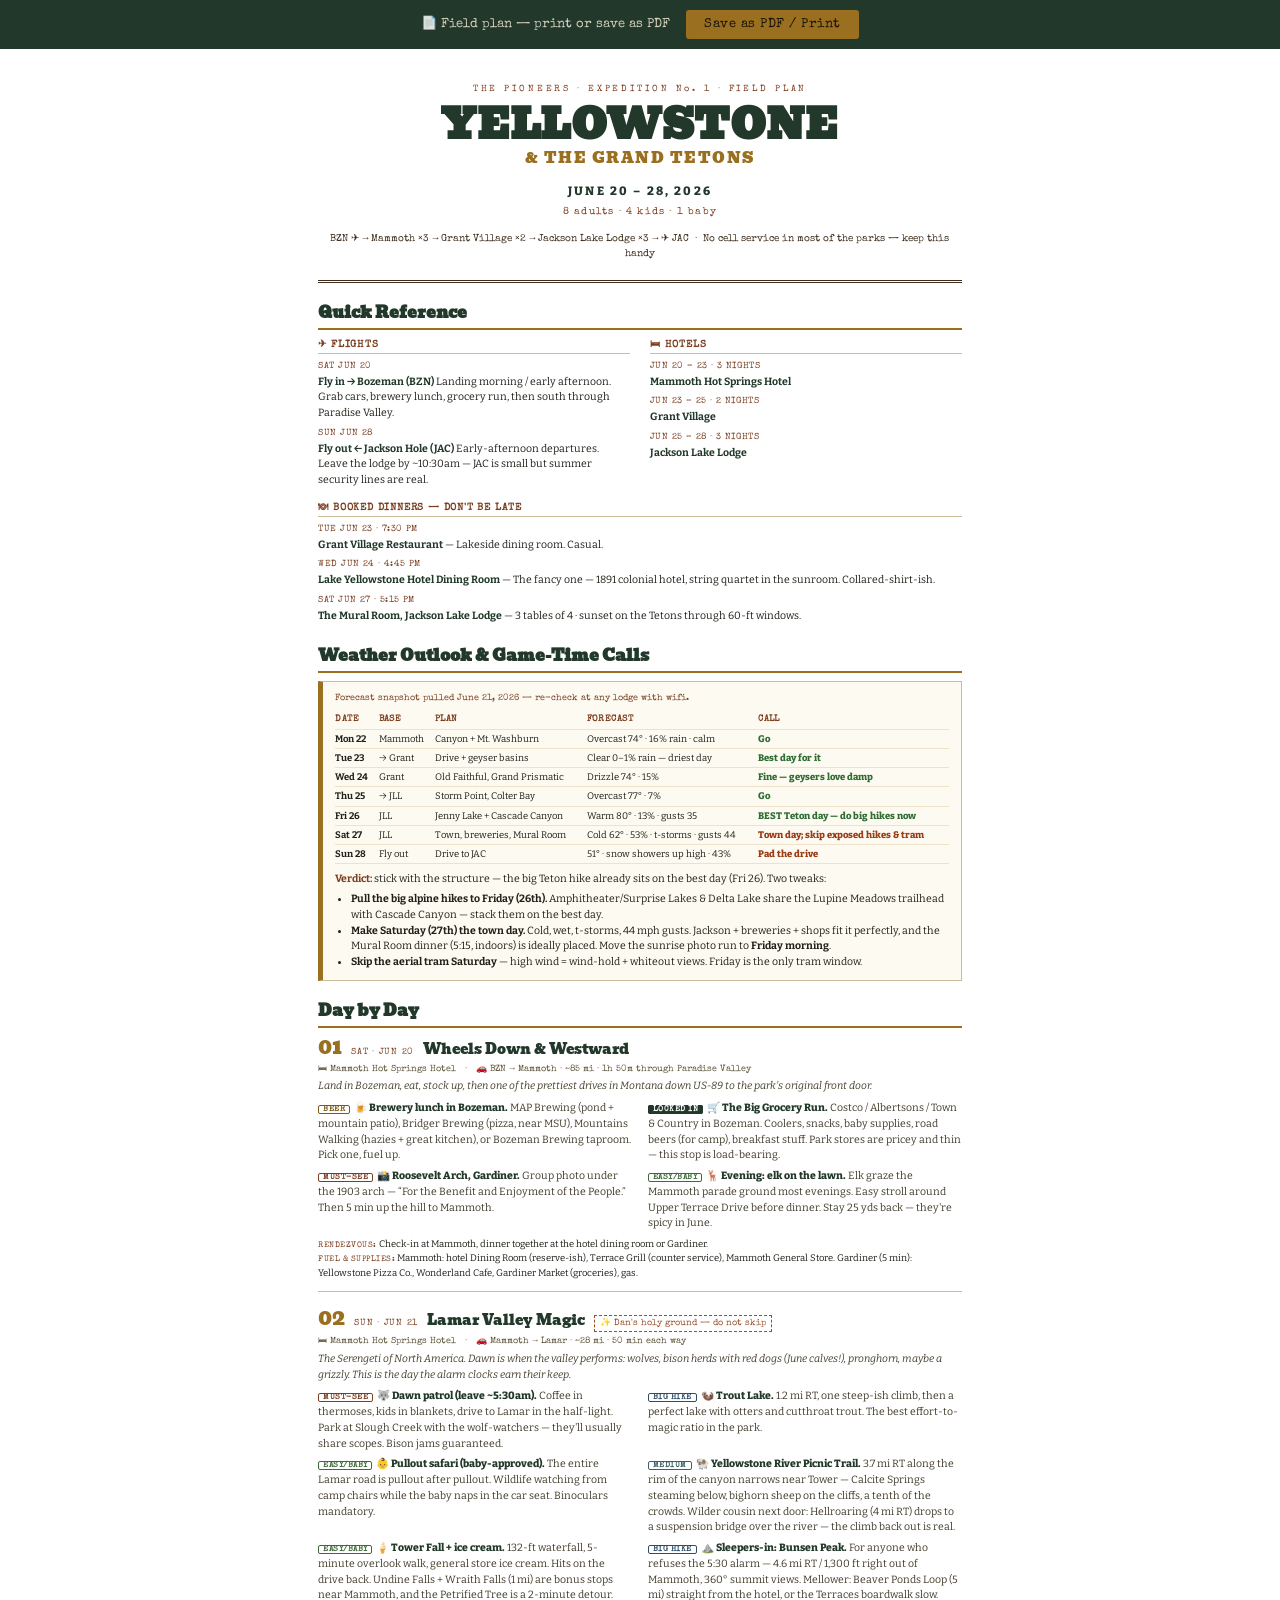
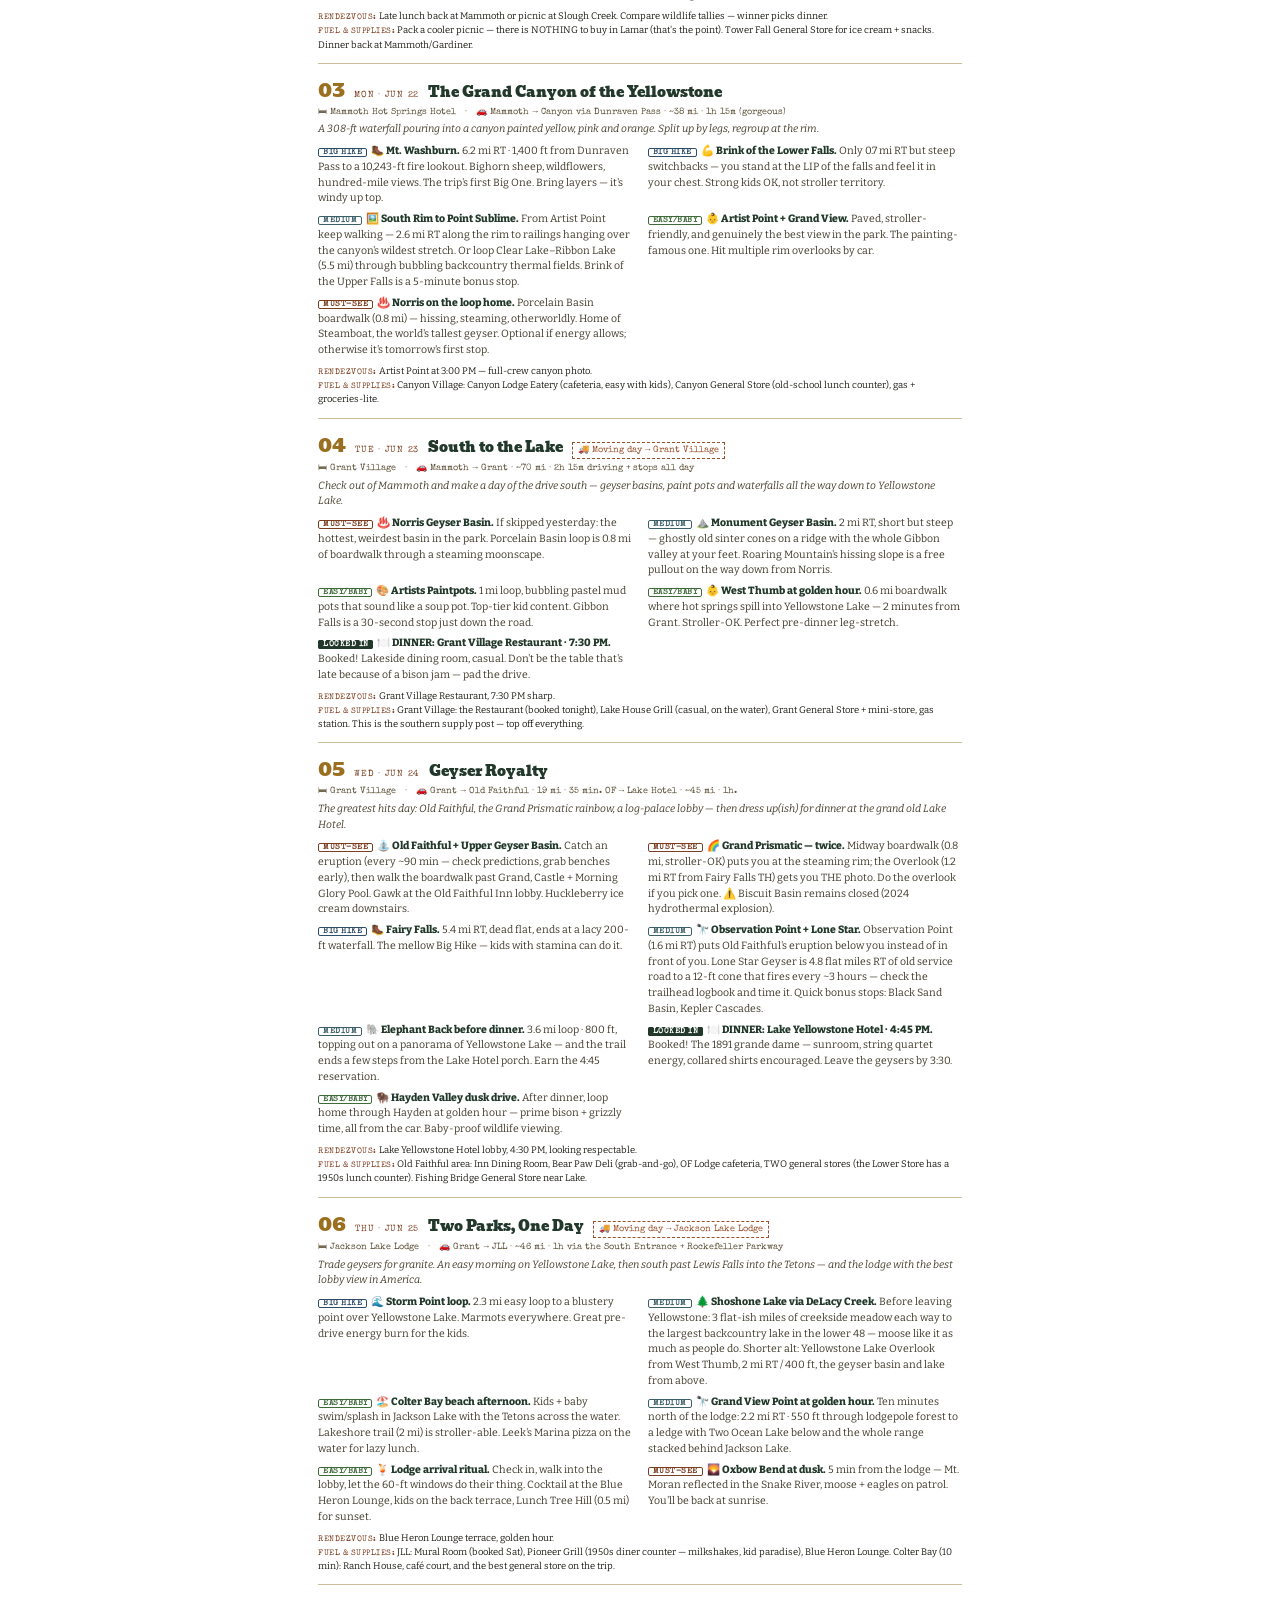
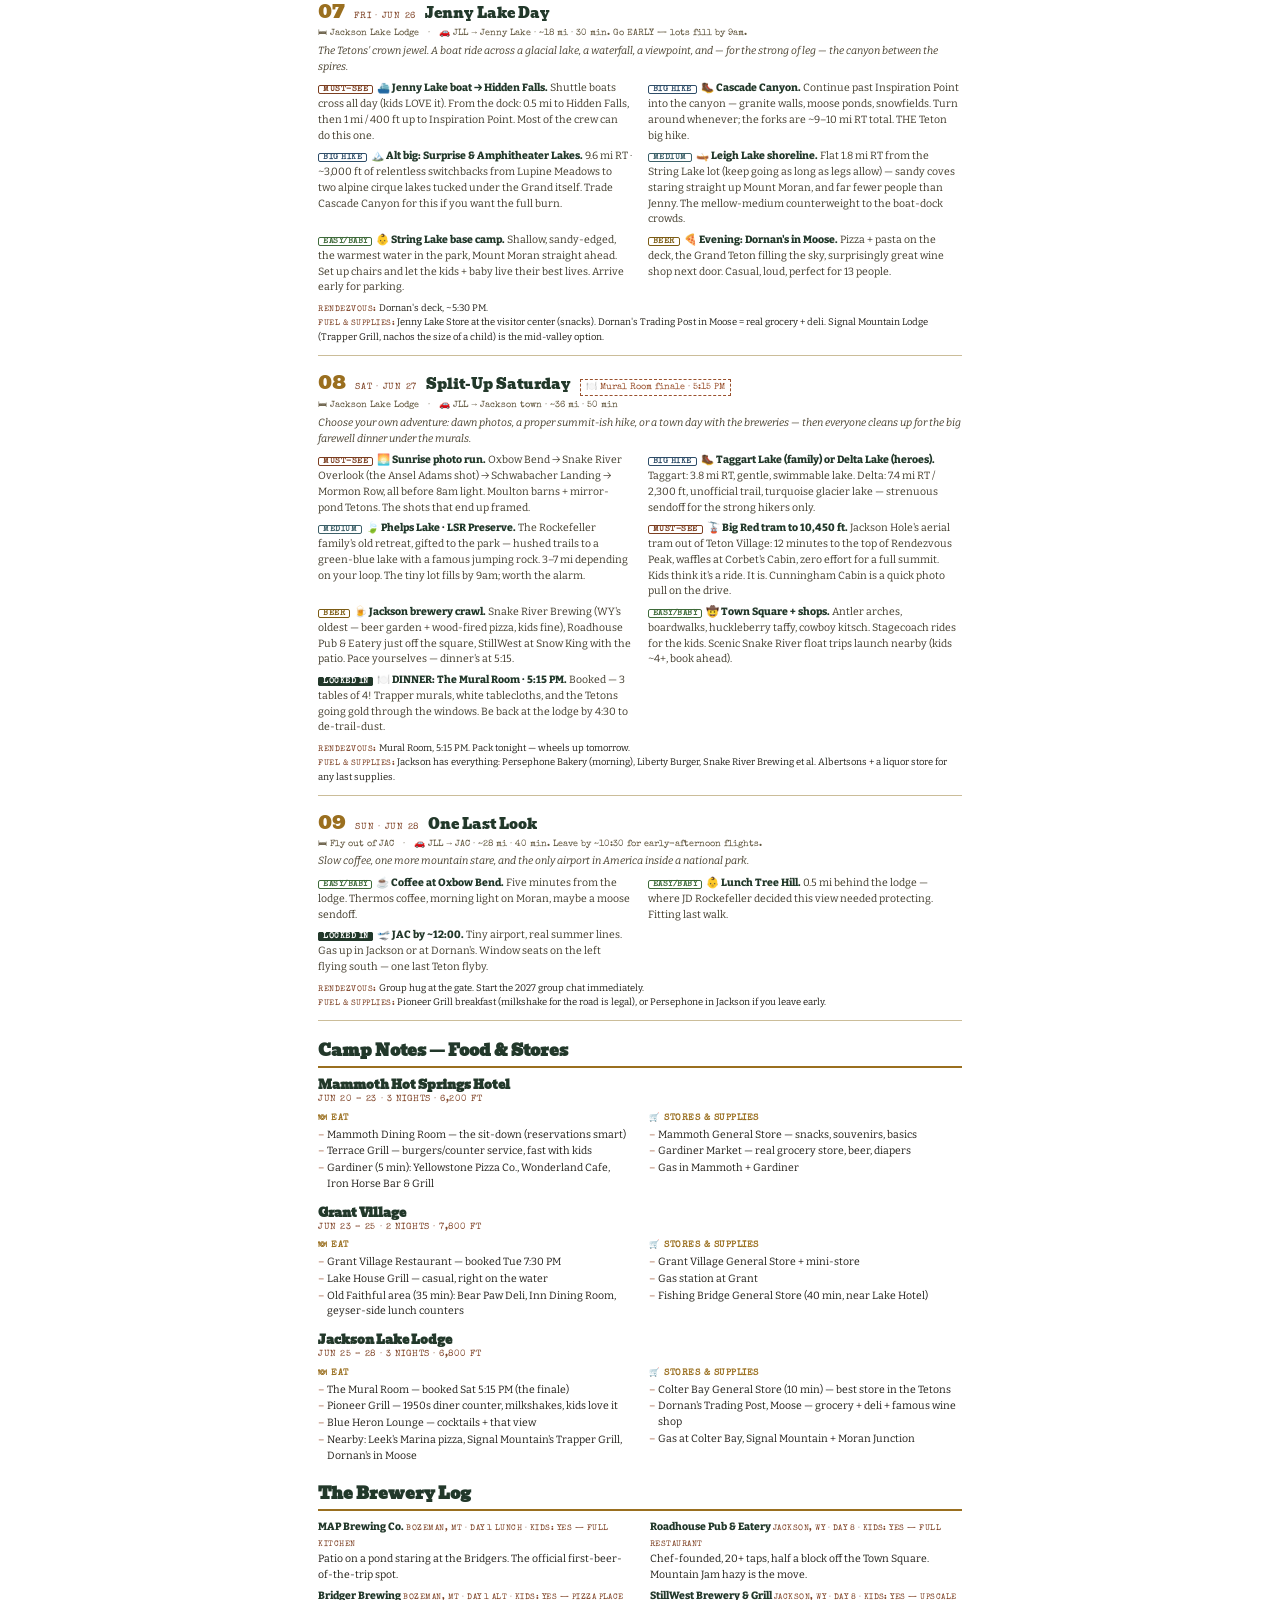
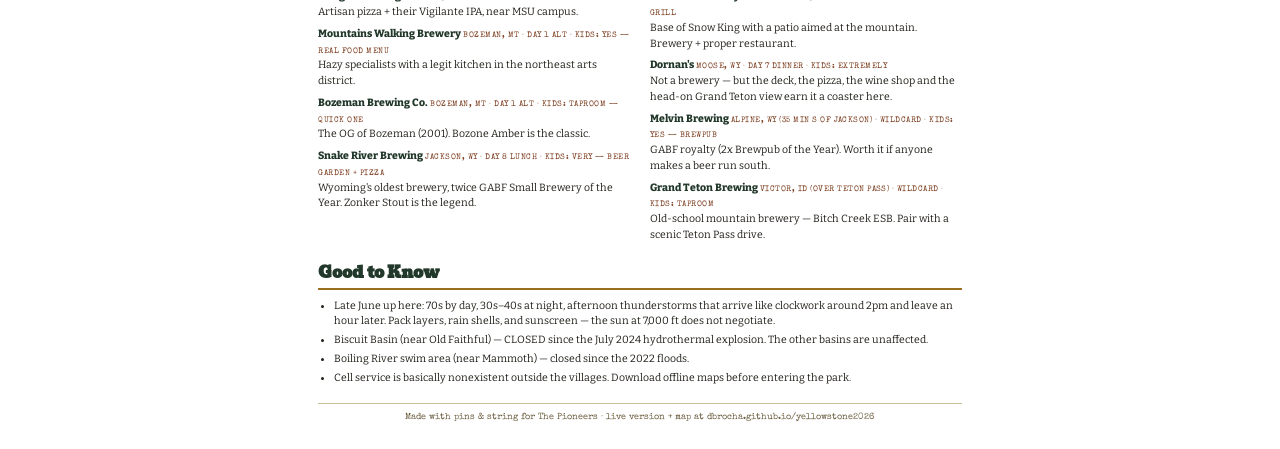
<file: print.html>
<!DOCTYPE html>
<html lang="en">
<head>
  <meta charset="UTF-8">
  <meta name="viewport" content="width=device-width, initial-scale=1.0">
  <title>Yellowstone 2026 — The Pioneers · Field Plan</title>
  <link rel="icon" href="data:image/svg+xml,<svg xmlns=%22http://www.w3.org/2000/svg%22 viewBox=%220 0 100 100%22><text y=%22.9em%22 font-size=%2290%22>🏔️</text></svg>">
  <link rel="preconnect" href="https://fonts.googleapis.com">
  <link rel="preconnect" href="https://fonts.gstatic.com" crossorigin>
  <link href="https://fonts.googleapis.com/css2?family=Bevan&family=Special+Elite&family=Bitter:ital,wght@0,400;0,600;0,800;1,400&display=swap" rel="stylesheet">
  <style>
    :root{
      --evergreen:#22382a; --evergreen-deep:#16261c; --moss:#41573d;
      --timber:#3e2c1a; --timber-mid:#5a4127; --amber:#9a6f1f; --ember:#99502c; --ember-deep:#7c3e20;
      --ink:#23201a; --rule:#cbbd99; --paper:#fffdf7;
      --font-display:"Bevan",Georgia,serif; --font-type:"Special Elite","Courier New",monospace; --font-body:"Bitter",Georgia,serif;
    }
    *{margin:0;padding:0;box-sizing:border-box;}
    body{font-family:var(--font-body);color:var(--ink);background:#fff;font-size:10.5px;line-height:1.5;}

    /* screen-only download bar */
    .toolbar{position:sticky;top:0;z-index:10;background:var(--evergreen);color:#f1e9d4;
      display:flex;gap:16px;align-items:center;justify-content:center;padding:10px 16px;
      font-family:var(--font-type);font-size:13px;}
    .toolbar button{font-family:var(--font-type);font-size:13px;background:var(--amber);color:#1c150a;
      border:none;padding:8px 18px;border-radius:3px;cursor:pointer;letter-spacing:.04em;}
    .toolbar span{opacity:.85;}

    .page{max-width:7.3in;margin:0 auto;padding:0 .3in;}

    /* cover */
    .cover{text-align:center;padding:34px 0 18px;border-bottom:3px double var(--timber);margin-bottom:18px;}
    .cover .kick{font-family:var(--font-type);letter-spacing:.32em;font-size:9px;color:var(--ember-deep);}
    .cover h1{font-family:var(--font-display);font-size:42px;color:var(--evergreen);line-height:1.02;margin:6px 0 2px;letter-spacing:.01em;}
    .cover .sub{font-family:var(--font-display);font-size:15px;color:var(--amber);letter-spacing:.1em;}
    .cover .dates{font-weight:800;letter-spacing:.18em;margin-top:12px;font-size:12px;color:var(--evergreen);}
    .cover .crew{font-family:var(--font-type);letter-spacing:.12em;font-size:10px;color:var(--ember-deep);margin-top:5px;}
    .cover .route{font-family:var(--font-type);font-size:10px;margin-top:12px;color:var(--timber);}

    h2.sec{font-family:var(--font-display);font-size:16px;color:var(--evergreen);margin:0 0 8px;
      border-bottom:2px solid var(--amber);padding-bottom:3px;}
    .sec-wrap{margin-bottom:18px;}

    /* quick reference grid */
    .qref{display:grid;grid-template-columns:1fr 1fr;gap:10px 20px;}
    .qref .blk{break-inside:avoid;}
    .qref h3{font-family:var(--font-type);font-size:10px;letter-spacing:.08em;text-transform:uppercase;color:var(--ember-deep);margin-bottom:3px;border-bottom:1px solid var(--rule);}
    .qref ul{list-style:none;}
    .qref li{margin:3px 0;}
    .qref .when{font-family:var(--font-type);font-size:8.5px;letter-spacing:.05em;text-transform:uppercase;color:var(--ember-deep);}
    .qref strong{color:var(--evergreen);}

    /* weather callout */
    .wx{border:1.5px solid var(--rule);border-left:5px solid var(--amber);padding:10px 12px;background:#fdfaf1;break-inside:avoid;}
    .wx table{width:100%;border-collapse:collapse;margin:6px 0;font-size:9.5px;}
    .wx th,.wx td{text-align:left;padding:2px 6px 2px 0;border-bottom:1px solid #eee3c8;vertical-align:top;}
    .wx th{font-family:var(--font-type);font-size:8.5px;text-transform:uppercase;letter-spacing:.05em;color:var(--ember-deep);}
    .wx .verdict{margin-top:7px;}
    .wx .verdict b{color:var(--ember-deep);}
    .flag{font-weight:800;}
    .flag.go{color:#2f6d33;} .flag.warn{color:#9a3b14;}

    /* day blocks */
    .day{break-inside:avoid;margin-bottom:15px;padding-bottom:11px;border-bottom:1px solid var(--rule);}
    .day-head{display:flex;align-items:baseline;gap:9px;flex-wrap:wrap;}
    .day-num{font-family:var(--font-display);font-size:21px;color:var(--amber);line-height:1;}
    .day-date{font-family:var(--font-type);font-size:9px;letter-spacing:.08em;text-transform:uppercase;color:var(--ember-deep);}
    .day-title{font-family:var(--font-display);font-size:14px;color:var(--evergreen);}
    .day-special{font-family:var(--font-type);font-size:9px;color:var(--ember);border:1px dashed var(--ember);padding:1px 5px;}
    .day-meta{font-family:var(--font-type);font-size:9px;color:#5e533a;margin:3px 0 2px;}
    .day-blurb{font-style:italic;color:#4a4230;margin-bottom:6px;}
    .opts{display:grid;grid-template-columns:1fr 1fr;gap:5px 16px;}
    .opt{break-inside:avoid;padding-left:0;}
    .opt .tag{font-family:var(--font-type);font-size:7.5px;font-weight:700;letter-spacing:.06em;text-transform:uppercase;
      border:1px solid;border-radius:2px;padding:0 4px;margin-right:4px;white-space:nowrap;}
    .tag.hike{color:#2e4d68;border-color:#2e4d68;}
    .tag.medium{color:#3c6068;border-color:#3c6068;}
    .tag.easy{color:#3f6b3a;border-color:#3f6b3a;}
    .tag.mustsee{color:var(--ember-deep);border-color:var(--ember-deep);}
    .tag.brewery{color:#7c5c14;border-color:#7c5c14;}
    .tag.musthave{color:#fff;background:var(--evergreen);border-color:var(--evergreen);}
    .opt .ti{font-weight:800;color:var(--evergreen);}
    .opt .bo{color:#423c2c;}
    .day-foot{margin-top:6px;font-size:9.5px;}
    .day-foot .lbl{font-family:var(--font-type);font-size:8px;letter-spacing:.06em;text-transform:uppercase;color:var(--ember-deep);}

    /* camp + beer compact */
    .base{break-inside:avoid;margin-bottom:11px;}
    .base h3{font-family:var(--font-display);font-size:12px;color:var(--evergreen);}
    .base .nights{font-family:var(--font-type);font-size:8.5px;letter-spacing:.06em;text-transform:uppercase;color:var(--ember-deep);}
    .base .cols{display:grid;grid-template-columns:1fr 1fr;gap:2px 18px;margin-top:3px;}
    .base h4{font-family:var(--font-type);font-size:8.5px;letter-spacing:.06em;text-transform:uppercase;color:var(--amber);margin-top:3px;}
    .base ul{list-style:none;}
    .base li{margin:1px 0;padding-left:9px;position:relative;}
    .base li::before{content:"–";position:absolute;left:0;color:var(--ember);}

    .beer{columns:2;column-gap:20px;}
    .beer .b{break-inside:avoid;margin-bottom:6px;}
    .beer .bn{font-weight:800;color:var(--evergreen);}
    .beer .bt{font-family:var(--font-type);font-size:8px;letter-spacing:.06em;text-transform:uppercase;color:var(--ember-deep);}

    .notes li{margin:3px 0;}
    .footer{text-align:center;font-family:var(--font-type);font-size:8.5px;color:#6b5d3f;margin:14px 0 24px;padding-top:8px;border-top:1px solid var(--rule);}

    @media print{
      .toolbar{display:none;}
      body{font-size:10px;}
      .page{max-width:none;padding:0;}
      .page-break{break-before:page;}
      a{color:inherit;text-decoration:none;}
    }
    @page{margin:0.5in 0.55in;}
  </style>
</head>
<body>
  <div class="toolbar">
    <span>📄 Field plan — print or save as PDF</span>
    <button onclick="window.print()">Save as PDF / Print</button>
  </div>

  <div class="page" id="doc"></div>

  <script src="js/trip-data.js"></script>
  <script>
    const TIER = { hike:"Big Hike", medium:"Medium", easy:"Easy/Baby", mustsee:"Must-See", brewery:"Beer", musthave:"Locked In" };

    // weather snapshot (pulled June 21, 2026 from Open-Meteo) + game-time advice
    const WX = {
      pulled: "June 21, 2026",
      rows: [
        ["Mon 22","Mammoth","Canyon + Mt. Washburn","Overcast 74° · 16% rain · calm","go","Go"],
        ["Tue 23","→ Grant","Drive + geyser basins","Clear 0–1% rain — driest day","go","Best day for it"],
        ["Wed 24","Grant","Old Faithful, Grand Prismatic","Drizzle 74° · 15%","go","Fine — geysers love damp"],
        ["Thu 25","→ JLL","Storm Point, Colter Bay","Overcast 77° · 7%","go","Go"],
        ["Fri 26","JLL","Jenny Lake + Cascade Canyon","Warm 80° · 13% · gusts 35","go","BEST Teton day — do big hikes now"],
        ["Sat 27","JLL","Town, breweries, Mural Room","Cold 62° · 53% · t-storms · gusts 44","warn","Town day; skip exposed hikes & tram"],
        ["Sun 28","Fly out","Drive to JAC","51° · snow showers up high · 43%","warn","Pad the drive"],
      ],
      advice: [
        "<b>Pull the big alpine hikes to Friday (26th).</b> Amphitheater/Surprise Lakes & Delta Lake share the Lupine Meadows trailhead with Cascade Canyon — stack them on the best day.",
        "<b>Make Saturday (27th) the town day.</b> Cold, wet, t-storms, 44 mph gusts. Jackson + breweries + shops fit it perfectly, and the Mural Room dinner (5:15, indoors) is ideally placed. Move the sunrise photo run to <b>Friday morning</b>.",
        "<b>Skip the aerial tram Saturday</b> — high wind = wind-hold + whiteout views. Friday is the only tram window.",
      ]
    };

    function el(html){ const d=document.createElement('div'); d.innerHTML=html.trim(); return d.firstChild; }

    function render(){
      const doc = document.getElementById('doc');
      const m = TRIP.meta;

      // COVER
      doc.appendChild(el(`<div class="cover">
        <div class="kick">THE PIONEERS · EXPEDITION No. 1 · FIELD PLAN</div>
        <h1>YELLOWSTONE</h1>
        <div class="sub">&amp; THE GRAND TETONS</div>
        <div class="dates">${m.dates.toUpperCase()}</div>
        <div class="crew">${m.crew}</div>
        <div class="route">BZN ✈ → Mammoth ×3 → Grant Village ×2 → Jackson Lake Lodge ×3 → ✈ JAC &nbsp;·&nbsp; No cell service in most of the parks — keep this handy</div>
      </div>`));

      // QUICK REFERENCE
      const hotels = TRIP.bases.map(b=>`<li><span class="when">${b.nights}</span><br><strong>${b.name}</strong></li>`).join("");
      const flights = m.flights.map(f=>`<li><span class="when">${f.date}</span><br><strong>${f.what}</strong> ${f.detail}</li>`).join("");
      const dinners = m.dinners.map(d=>`<li><span class="when">${d.date}</span><br><strong>${d.where}</strong> — ${d.note}</li>`).join("");
      doc.appendChild(el(`<div class="sec-wrap"><h2 class="sec">Quick Reference</h2>
        <div class="qref">
          <div class="blk"><h3>✈ Flights</h3><ul>${flights}</ul></div>
          <div class="blk"><h3>🛏 Hotels</h3><ul>${hotels}</ul></div>
          <div class="blk" style="grid-column:1/-1"><h3>🍽 Booked Dinners — don't be late</h3><ul>${dinners}</ul></div>
        </div></div>`));

      // WEATHER
      const wxRows = WX.rows.map(r=>`<tr><td><b>${r[0]}</b></td><td>${r[1]}</td><td>${r[2]}</td><td>${r[3]}</td><td class="flag ${r[4]}">${r[5]}</td></tr>`).join("");
      const wxAdvice = WX.advice.map(a=>`<li>${a}</li>`).join("");
      doc.appendChild(el(`<div class="sec-wrap"><h2 class="sec">Weather Outlook &amp; Game-Time Calls</h2>
        <div class="wx">
          <div style="font-family:var(--font-type);font-size:9px;color:var(--ember-deep)">Forecast snapshot pulled ${WX.pulled} — re-check at any lodge with wifi.</div>
          <table><tr><th>Date</th><th>Base</th><th>Plan</th><th>Forecast</th><th>Call</th></tr>${wxRows}</table>
          <div class="verdict"><b>Verdict:</b> stick with the structure — the big Teton hike already sits on the best day (Fri 26). Two tweaks:</div>
          <ul style="margin:4px 0 0 16px">${wxAdvice}</ul>
        </div></div>`));

      // DAYS
      const daysWrap = el(`<div class="sec-wrap page-break"><h2 class="sec">Day by Day</h2></div>`);
      TRIP.days.forEach(d=>{
        const opts = d.options.map(o=>`<div class="opt"><span class="tag ${o.tier}">${TIER[o.tier]||o.tier}</span><span class="ti">${o.icon} ${o.title}.</span> <span class="bo">${o.body}</span></div>`).join("");
        daysWrap.appendChild(el(`<div class="day">
          <div class="day-head">
            <span class="day-num">${String(d.num).padStart(2,"0")}</span>
            <span class="day-date">${d.date}</span>
            <span class="day-title">${d.title}</span>
            ${d.special?`<span class="day-special">${d.special}</span>`:""}
          </div>
          <div class="day-meta">🛏 ${d.base} &nbsp; · &nbsp; 🚗 ${d.drive}</div>
          <div class="day-blurb">${d.blurb}</div>
          <div class="opts">${opts}</div>
          <div class="day-foot"><span class="lbl">Rendezvous:</span> ${d.rendezvous}<br><span class="lbl">Fuel &amp; supplies:</span> ${d.fuel}</div>
        </div>`));
      });
      doc.appendChild(daysWrap);

      // CAMP NOTES
      const camp = el(`<div class="sec-wrap page-break"><h2 class="sec">Camp Notes — Food &amp; Stores</h2></div>`);
      TRIP.bases.forEach(b=>{
        camp.appendChild(el(`<div class="base">
          <h3>${b.name}</h3><div class="nights">${b.nights} · ${b.weather.elev}</div>
          <div class="cols">
            <div><h4>🍽 Eat</h4><ul>${b.eat.map(x=>`<li>${x}</li>`).join("")}</ul></div>
            <div><h4>🛒 Stores &amp; supplies</h4><ul>${b.shop.map(x=>`<li>${x}</li>`).join("")}</ul></div>
          </div></div>`));
      });
      doc.appendChild(camp);

      // BREWERIES
      const beers = TRIP.breweries.map(b=>`<div class="b"><span class="bn">${b.name}</span> <span class="bt">${b.town} · ${b.when} · kids: ${b.kid}</span><br>${b.desc}</div>`).join("");
      doc.appendChild(el(`<div class="sec-wrap"><h2 class="sec">The Brewery Log</h2><div class="beer">${beers}</div></div>`));

      // NOTES
      const closures = TRIP.knownClosures.map(c=>`<li>${c}</li>`).join("");
      doc.appendChild(el(`<div class="sec-wrap"><h2 class="sec">Good to Know</h2>
        <ul class="notes" style="margin-left:16px"><li>${TRIP.weatherNote}</li>${closures}</ul></div>`));

      doc.appendChild(el(`<div class="footer">Made with pins &amp; string for The Pioneers · live version + map at dbrocha.github.io/yellowstone2026</div>`));
    }
    render();
  </script>
</body>
</html>
</file>
